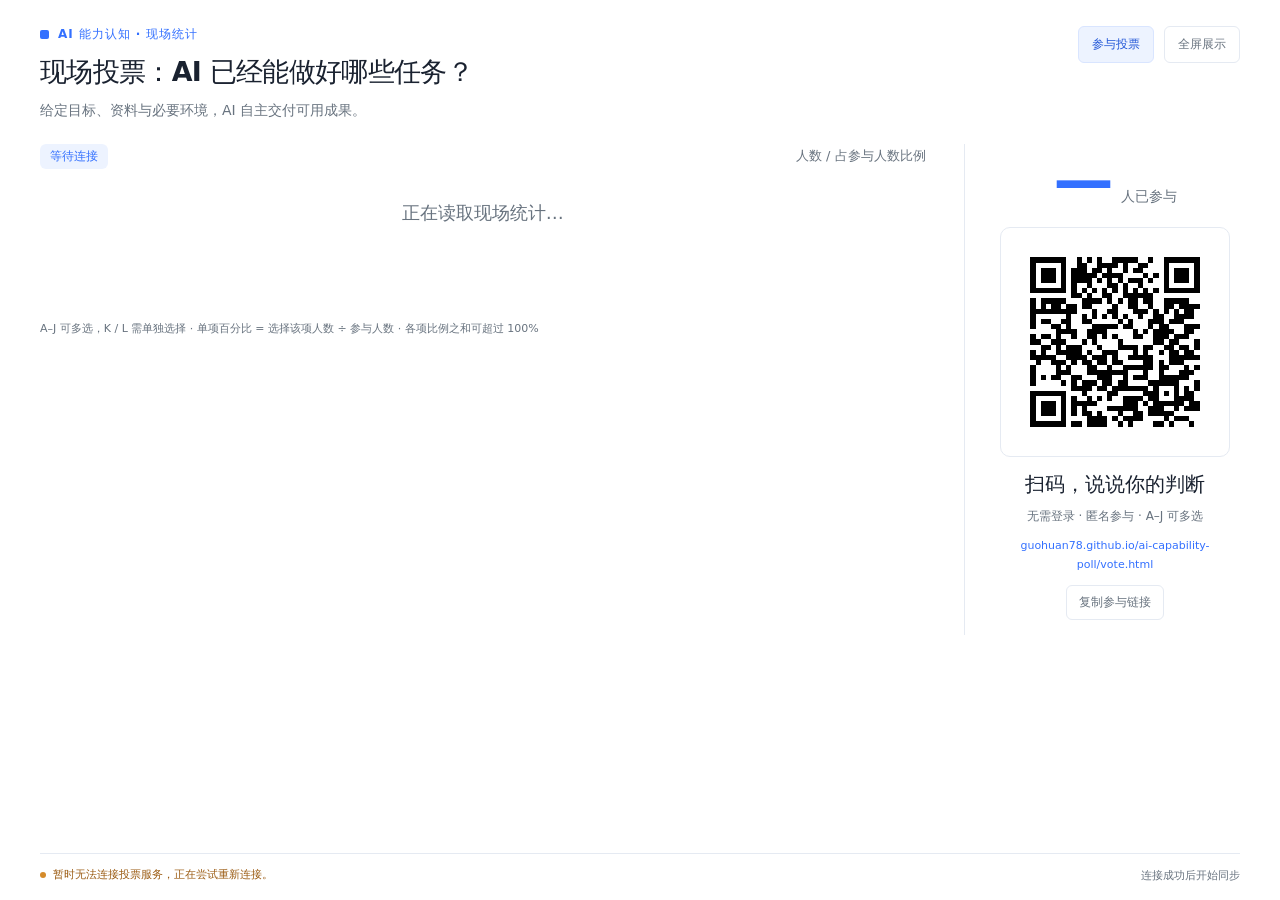
<file: index.html>
<!doctype html>
<html lang="zh-CN">
<head>
  <meta charset="utf-8">
  <meta name="viewport" content="width=device-width,initial-scale=1">
  <meta name="theme-color" content="#3370FF">
  <meta name="robots" content="noindex">
  <title>AI 能力认知 · 现场统计</title>
  <link rel="stylesheet" href="styles.css?v=20261019-1454">
  <script src="config.js?v=20261019-1454" defer></script>
  <script src="poll.js?v=20261019-1454" defer></script>
  <script src="present.js?v=20261019-1454" defer></script>
</head>
<body class="present-page">
  <main class="present-shell">
    <header class="present-header">
      <div><div class="eyebrow"><span class="blue-square" aria-hidden="true"></span> AI 能力认知 · 现场统计</div>
        <h1 id="poll-title">现场投票：AI 已经能做好哪些任务？</h1>
        <p class="criterion" id="criterion">给定目标、资料与必要环境，AI 自主交付可用成果。</p>
      </div>
      <nav class="present-actions" aria-label="投票操作"><a href="vote.html" class="quiet-button">参与投票</a><button type="button" id="fullscreen-button" class="quiet-button">全屏展示</button></nav>
    </header>
    <div class="present-body">
      <section class="chart-panel" aria-label="投票统计">
        <div class="chart-topline"><span class="pill" id="poll-state">正在连接</span><span class="chart-label">人数 / 占参与人数比例</span></div>
        <div id="results" class="results-list" aria-busy="true"><p class="loading-note">正在读取现场统计…</p></div>
        <p class="chart-explanation">A–J 可多选，K / L 需单独选择 · 单项百分比 = 选择该项人数 ÷ 参与人数 · 各项比例之和可超过 100%</p>
      </section>
      <aside class="join-panel">
        <div class="respondent-count"><strong id="respondents">—</strong><span>人已参与</span></div>
        <div class="qr-frame" id="qr-frame"><img id="join-qr" src="qr.png?v=20261019-1454" alt="扫描二维码参与投票" width="280" height="280"><p id="qr-fallback" hidden>参与二维码准备中<br><a href="vote.html">点击打开投票页</a></p></div>
        <h2>扫码，说说你的判断</h2>
        <p class="join-tip">无需登录 · 匿名参与 · A–J 可多选</p>
        <a id="join-link" class="join-link" href="vote.html" target="_blank" rel="noopener">打开投票页</a>
        <button type="button" id="copy-link" class="quiet-button copy-button">复制参与链接</button>
      </aside>
    </div>
    <footer class="present-footer"><div class="connection" id="connection" role="status" aria-live="polite"><span class="connection-dot" aria-hidden="true"></span><span id="connection-text">正在连接投票服务…</span></div><span id="update-time">每 2 秒同步</span></footer>
  </main>
</body>
</html>
</file>
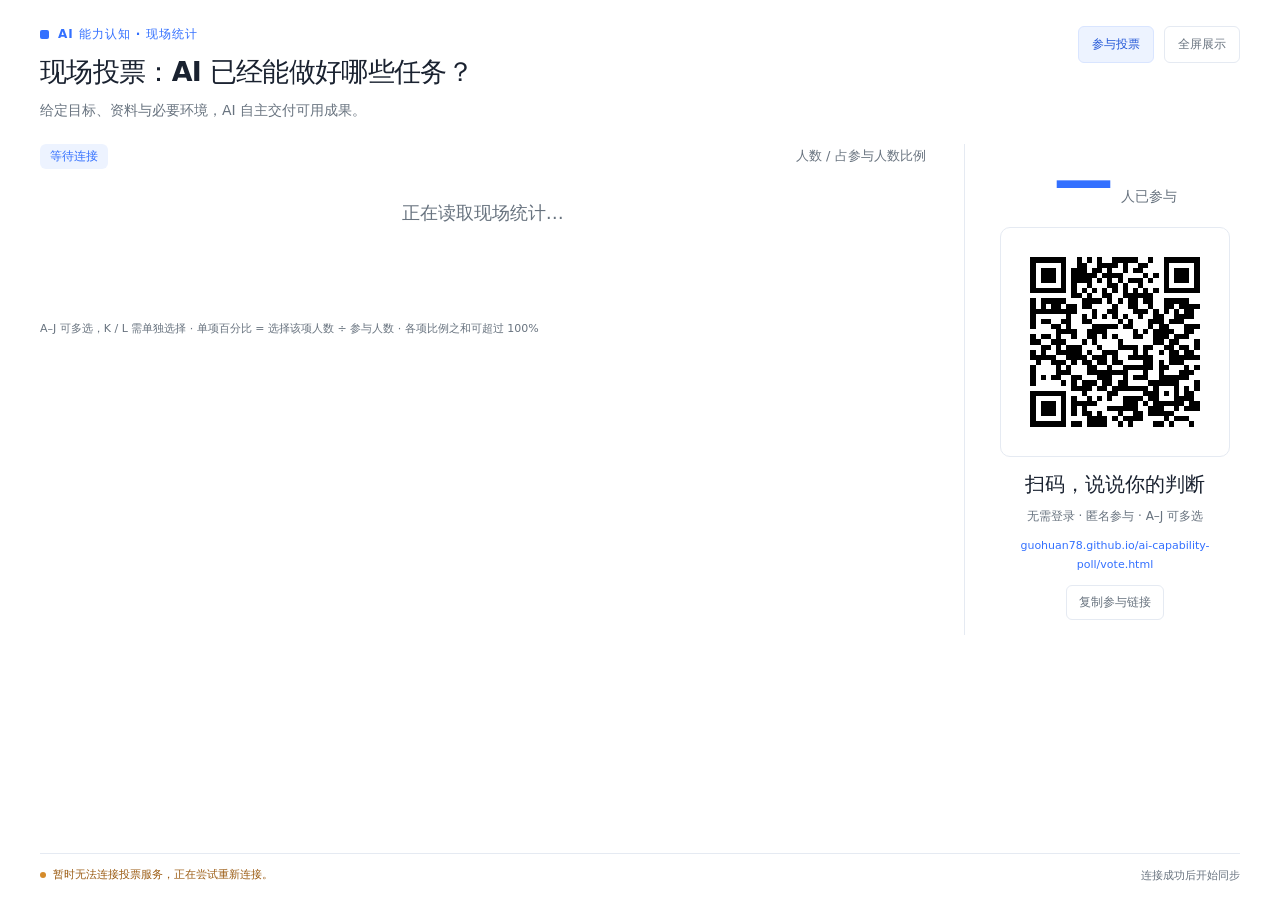
<file: present.html>
<!doctype html><html lang="zh-CN"><head><meta charset="utf-8"><meta name="viewport" content="width=device-width,initial-scale=1"><meta http-equiv="refresh" content="0;url=./"><title>AI 能力认知 · 现场统计</title><script>location.replace(new URL("./" + location.search + location.hash, location.href).href);</script></head><body><a href="./">打开现场统计</a></body></html>
</file>
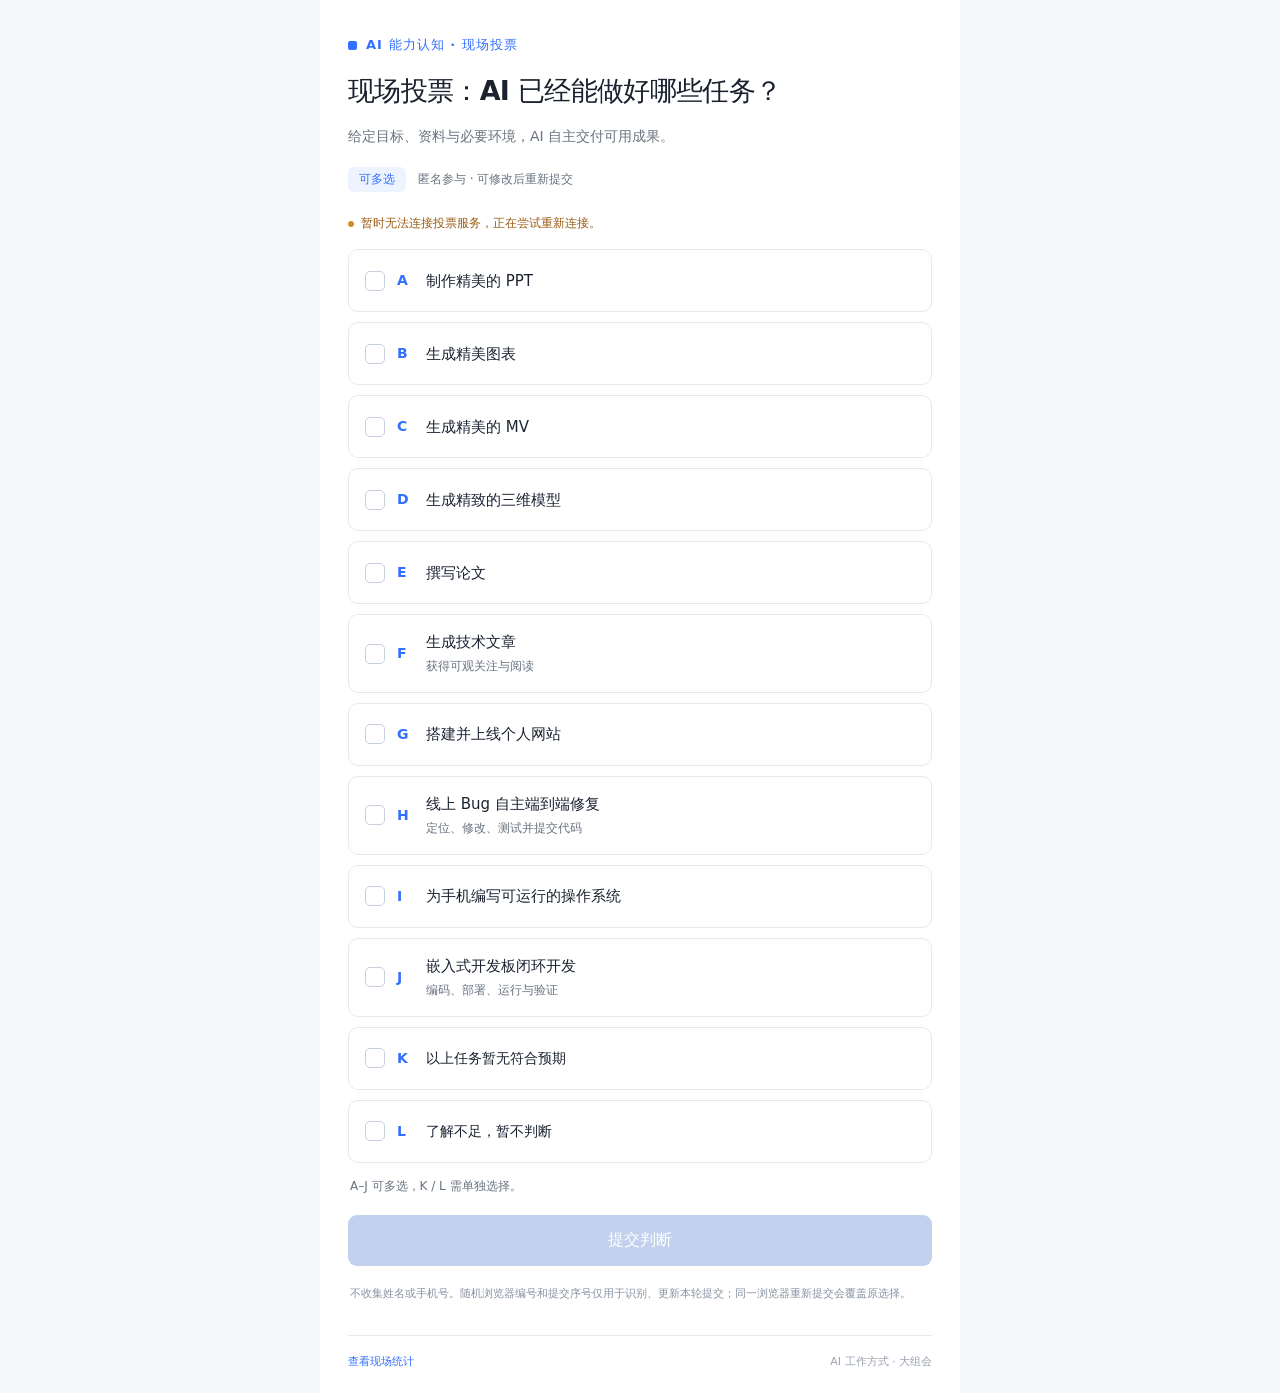
<file: vote.html>
<!doctype html>
<html lang="zh-CN">
<head>
  <meta charset="utf-8">
  <meta name="viewport" content="width=device-width,initial-scale=1,viewport-fit=cover">
  <meta name="theme-color" content="#3370FF">
  <meta name="description" content="现场匿名多选投票：AI 已经能做好哪些任务？">
  <title>AI 能力认知 · 现场投票</title>
  <link rel="stylesheet" href="styles.css?v=20261019-1454">
  <script src="config.js?v=20261019-1454" defer></script>
  <script src="poll.js?v=20261019-1454" defer></script>
  <script src="vote.js?v=20261019-1454" defer></script>
</head>
<body class="vote-page">
  <main class="vote-shell">
    <header class="vote-header">
      <div class="eyebrow"><span class="blue-square" aria-hidden="true"></span> AI 能力认知 · 现场投票</div>
      <h1 id="poll-title">现场投票：AI 已经能做好哪些任务？</h1>
      <p class="criterion" id="criterion">给定目标、资料与必要环境，AI 自主交付可用成果。</p>
      <div class="vote-meta"><span class="pill">可多选</span><span>匿名参与 · 可修改后重新提交</span></div>
    </header>

    <div class="connection" id="connection" role="status" aria-live="polite"><span class="connection-dot" aria-hidden="true"></span><span id="connection-text">正在连接投票服务…</span></div>

    <form id="vote-form" class="vote-form">
      <fieldset id="choices-fieldset" disabled>
        <legend class="sr-only">请选择你认为 AI 已经能自主交付可用成果的任务</legend>
        <div id="options" class="options-list"></div>
      </fieldset>
      <p class="selection-hint" id="selection-hint">A–J 可多选，K / L 需单独选择。</p>
      <div id="form-message" class="form-message" role="status" aria-live="polite" hidden></div>
      <button type="submit" id="submit-button" class="primary-button" disabled>提交判断</button>
    </form>
    <p class="privacy-note">不收集姓名或手机号。随机浏览器编号和提交序号仅用于识别、更新本轮提交；同一浏览器重新提交会覆盖原选择。</p>
    <footer class="vote-footer"><a href="./">查看现场统计</a><span>AI 工作方式 · 大组会</span></footer>
  </main>
</body>
</html>
</file>
<file: styles.css>
:root{color-scheme:light;--blue:#3370ff;--blue-dark:#2458d8;--ink:#1a2230;--muted:#68737f;--line:#e5eaf2;--soft:#f4f7fc;--green:#18784e;--orange:#9b5b12;--red:#b63636;font-family:"Microsoft YaHei","PingFang SC",system-ui,sans-serif;font-synthesis:none}
*{box-sizing:border-box}body{margin:0;color:var(--ink);background:#fff}button,input{font:inherit}button,a{-webkit-tap-highlight-color:transparent}button{cursor:pointer}a{color:var(--blue);text-underline-offset:3px}button:disabled{cursor:default}button:focus-visible,a:focus-visible,input:focus-visible{outline:3px solid #9cbbff;outline-offset:4px}[hidden]{display:none!important}.sr-only{position:absolute;width:1px;height:1px;padding:0;margin:-1px;overflow:hidden;clip:rect(0,0,0,0);white-space:nowrap;border:0}
.eyebrow{display:flex;align-items:center;gap:9px;font-size:13px;font-weight:700;letter-spacing:.08em;color:var(--blue)}.blue-square{width:9px;height:9px;background:var(--blue);border-radius:2px;flex:none}h1{margin:18px 0 14px;font-weight:750;letter-spacing:-.025em;line-height:1.4}.criterion{margin:0;color:var(--muted);font-size:14px;line-height:1.8}.pill{display:inline-flex;align-items:center;justify-content:center;padding:4px 11px;border-radius:6px;background:#edf3ff;color:var(--blue);font-size:12px;font-weight:700;white-space:nowrap}.closed-pill{color:var(--muted);background:#eef0f3}
.connection{display:flex;align-items:center;gap:7px;color:var(--muted);font-size:12px;line-height:1.6}.connection-dot{height:6px;width:6px;border-radius:50%;background:#9ba6b5;flex:none}.connected .connection-dot{background:#24a06b}.disconnected{color:var(--orange)}.disconnected .connection-dot{background:#d58b2a}
.vote-page{background:#f5f7fb;min-height:100vh}.vote-shell{max-width:640px;margin:0 auto;padding:36px 28px 24px;background:#fff;min-height:100vh}.vote-header h1{font-size:27px}.vote-meta{display:flex;gap:12px;align-items:center;margin:18px 0 22px;font-size:12px;color:var(--muted)}.vote-form{margin-top:16px}.vote-form fieldset{border:0;padding:0;margin:0;min-width:0}.options-list{display:flex;flex-direction:column;gap:10px}.option-card{position:relative;display:flex;align-items:center;gap:12px;min-height:63px;padding:15px 16px;border:1.5px solid var(--line);border-radius:10px;cursor:pointer;transition:background .15s,border-color .15s;line-height:1.6}.option-card:hover{border-color:#b7ccff;background:#fafcff}.option-card:has(input:checked){border-color:var(--blue);background:#f2f6ff}.option-card:has(input:focus-visible){outline:3px solid #9cbbff;outline-offset:2px}.option-card input{position:absolute;opacity:0;width:20px;height:20px;margin:0}.option-mark{position:relative;flex:none;height:20px;width:20px;border:1.5px solid #c6cfdc;border-radius:5px;background:#fff}.option-card input:checked+.option-mark{background:var(--blue);border-color:var(--blue)}.option-card input:checked+.option-mark:after{content:"";position:absolute;left:5px;top:2px;width:6px;height:10px;border:solid #fff;border-width:0 2px 2px 0;transform:rotate(45deg)}.option-label{font-size:15px;flex:1}.option-letter{font-size:11px;color:#9aa5b5;margin-left:6px;flex:none}.exclusive-option .option-label{font-size:14px}.exclusive-option:first-of-type{margin-top:4px}fieldset:disabled .option-card{cursor:default}fieldset:disabled .option-card:hover{border-color:var(--line);background:#fff}.selection-hint{font-size:12px;color:var(--muted);line-height:1.8;margin:13px 2px 18px}.primary-button{border:0;border-radius:9px;min-height:51px;padding:13px 20px;background:var(--blue);color:#fff;width:100%;font-size:16px;font-weight:700;transition:background .15s}.primary-button:hover:not(:disabled){background:var(--blue-dark)}.primary-button:disabled{background:#c2d1ed;color:#fff}.form-message{padding:12px 14px;border-radius:8px;font-size:13px;line-height:1.8;margin-bottom:15px}.success{color:var(--green);background:#edf8f2;border:1px solid #d3ecdf}.error{color:var(--red);background:#fff1f1;border:1px solid #f0d2d2}.info{color:var(--blue-dark);background:#f0f5ff;border:1px solid #d9e5ff}.privacy-note{font-size:11px;line-height:1.9;color:#8792a2;margin:18px 2px 0}.vote-footer{margin-top:30px;padding-top:18px;border-top:1px solid var(--line);display:flex;justify-content:space-between;gap:12px;font-size:11px;color:#98a1ae}.vote-footer a{text-decoration:none}
.present-page{min-height:100vh;background:#fff}.present-shell{min-height:100vh;max-width:1920px;margin:auto;padding:38px 54px 22px;display:flex;flex-direction:column}.present-header{display:flex;justify-content:space-between;gap:24px;align-items:flex-start}.present-header>div{max-width:1400px}.present-header h1{font-size:clamp(26px,2.2vw,42px);margin-top:14px;margin-bottom:12px}.present-header .eyebrow{font-size:14px}.present-header .criterion{font-size:clamp(14px,1.06vw,20px)}.quiet-button{border:1px solid var(--line);background:#fff;border-radius:6px;padding:9px 13px;color:var(--muted);font-size:12px;white-space:nowrap;flex:none}.quiet-button:hover{background:var(--soft);color:var(--blue)}.present-body{display:grid;grid-template-columns:minmax(0,1fr) minmax(230px,24%);gap:54px;flex:1;margin-top:30px;align-items:start}.chart-panel{min-width:0}.chart-topline{display:flex;align-items:center;justify-content:space-between;margin-bottom:20px;gap:12px}.chart-topline .pill{font-size:13px;padding:5px 12px}.chart-label{font-size:13px;color:var(--muted)}.results-list{display:grid;gap:15px;min-height:430px}.loading-note{align-self:center;text-align:center;color:var(--muted);font-size:18px}.result-topline{display:flex;align-items:baseline;justify-content:space-between;gap:18px;margin-bottom:8px}.result-label{font-size:clamp(16px,1.35vw,25px);line-height:1.5;font-weight:550}.result-metrics{display:flex;align-items:baseline;gap:12px;white-space:nowrap;font-variant-numeric:tabular-nums}.result-metrics strong{font-size:clamp(17px,1.4vw,26px);font-weight:700}.result-metrics span{min-width:49px;text-align:right;color:var(--muted);font-size:clamp(14px,1.1vw,20px)}.bar-track{height:12px;border-radius:4px;background:#eef2f8;overflow:hidden}.bar-fill{height:100%;width:0;background:var(--blue);border-radius:4px;transition:width .45s ease}.exclusive-result .bar-fill{background:#8ca4d2}.exclusive-result .result-label{color:#627189;font-size:clamp(15px,1.2vw,23px)}.chart-explanation{color:var(--muted);font-size:12px;line-height:1.8;margin:23px 0 0}.join-panel{border-left:1px solid var(--line);text-align:center;padding:3px 0 15px 34px;min-width:0}.respondent-count{display:flex;align-items:baseline;justify-content:center;gap:10px;margin-bottom:20px}.respondent-count strong{font-size:clamp(50px,5vw,88px);line-height:1.1;color:var(--blue);font-weight:750;letter-spacing:-.05em;font-variant-numeric:tabular-nums}.respondent-count span{font-size:16px;color:var(--muted)}.qr-frame{background:#fff;border:1px solid var(--line);padding:9px;width:100%;max-width:310px;aspect-ratio:1;margin:auto;border-radius:10px;display:grid;place-items:center}.qr-frame img{width:100%;height:auto;display:block;image-rendering:pixelated}.qr-frame p{font-size:15px;color:var(--muted);line-height:2}.join-panel h2{font-size:clamp(17px,1.4vw,25px);margin:20px 0 10px}.join-tip{font-size:13px;color:var(--muted);line-height:1.8;margin:0 0 16px}.join-link{display:block;font-size:12px;line-height:1.7;overflow-wrap:anywhere;text-decoration:none;max-width:310px;margin:auto}.copy-button{margin-top:15px}.present-footer{border-top:1px solid var(--line);margin-top:26px;padding-top:14px;display:flex;align-items:center;justify-content:space-between;gap:20px;color:var(--muted);font-size:12px}.present-footer .connection{font-size:12px}
@media(min-width:1500px){.present-shell{padding:45px 70px 28px}.present-body{margin-top:38px;gap:68px}.results-list{gap:18px}.bar-track{height:14px}.chart-topline{margin-bottom:25px}.chart-explanation{font-size:14px}.join-panel{padding-left:48px}.join-tip{font-size:15px}.join-link{font-size:14px}.present-footer,.present-footer .connection{font-size:14px}}
@media(max-width:1000px){.present-shell{padding:28px}.present-body{gap:28px;grid-template-columns:minmax(0,1fr) 230px}.join-panel{padding-left:22px}.respondent-count span{font-size:13px}.result-label{font-size:17px}.result-metrics strong{font-size:18px}.result-metrics span{font-size:14px;min-width:38px}.chart-explanation{font-size:11px}.present-header h1{font-size:28px}.present-header .criterion{font-size:13px}.results-list{gap:17px}.join-panel h2{font-size:18px}.join-tip{font-size:12px}}
@media(max-width:720px){.present-shell{padding:26px 20px}.present-header{display:block;position:relative}.present-header>div{padding-top:10px}.present-header .eyebrow{font-size:12px}.present-header h1{font-size:26px;margin-top:16px}.present-header .quiet-button{margin-top:14px}.present-body{display:flex;flex-direction:column;gap:28px;margin-top:24px}.chart-panel{width:100%}.chart-topline{margin-bottom:20px}.chart-label{font-size:11px}.results-list{gap:20px;min-height:0}.result-label,.exclusive-result .result-label{font-size:15px}.result-topline{gap:12px}.result-metrics{gap:7px}.result-metrics strong{font-size:16px}.result-metrics span{font-size:13px;min-width:34px}.bar-track{height:10px}.join-panel{width:100%;border-left:0;border-top:1px solid var(--line);padding:25px 0 0;display:grid;grid-template-columns:160px minmax(0,1fr);gap:0 20px;text-align:left}.respondent-count{grid-column:2;justify-content:flex-start;margin:0 0 10px;align-self:end}.respondent-count strong{font-size:45px}.qr-frame{width:160px;grid-column:1;grid-row:1/5;border-radius:8px;padding:6px}.join-panel h2{grid-column:2;font-size:17px;margin:0 0 6px}.join-tip{grid-column:2;margin:0 0 6px;font-size:11px}.join-link{grid-column:2;margin:0;font-size:10px;max-width:100%}.copy-button{grid-column:2;justify-self:start;margin:12px 0 0;font-size:11px}.present-footer{align-items:flex-start;flex-direction:column;gap:5px;margin-top:24px;font-size:10px}.present-footer .connection{font-size:11px}}
@media(max-width:420px){.vote-shell{padding:29px 20px 22px}.vote-header h1{font-size:25px}.criterion{font-size:13px}.vote-meta{font-size:11px;gap:10px}.option-card{padding:14px 12px;gap:10px;min-height:62px}.option-label{font-size:14px}.exclusive-option .option-label{font-size:13px}.option-letter{margin-left:0}.vote-footer{font-size:10px}.present-shell{padding:23px 16px}.join-panel{grid-template-columns:138px minmax(0,1fr);gap:0 14px}.qr-frame{width:138px}.join-panel h2{font-size:15px}.respondent-count strong{font-size:40px}}
@media(min-width:1000px) and (max-height:900px){.present-shell{padding:26px 40px 16px}.present-header h1{font-size:clamp(26px,2.1vw,34px);margin:10px 0 8px}.present-header .eyebrow{font-size:12px}.present-header .criterion{font-size:14px;line-height:1.65}.present-body{margin-top:22px;gap:36px}.chart-topline{margin-bottom:14px}.chart-topline .pill{font-size:12px;padding:4px 10px}.results-list{min-height:0;gap:9px}.result-topline{margin-bottom:5px}.result-label,.exclusive-result .result-label{font-size:18px;line-height:1.4}.result-metrics strong{font-size:20px}.result-metrics span{font-size:15px}.bar-track{height:10px}.chart-explanation{font-size:11px;margin-top:16px}.join-panel{padding-left:25px}.respondent-count{margin-bottom:14px}.respondent-count strong{font-size:60px}.respondent-count span{font-size:14px}.qr-frame{max-width:230px}.join-panel h2{font-size:20px;margin:14px 0 8px}.join-tip{font-size:12px;margin-bottom:10px}.join-link{font-size:11px}.copy-button{margin-top:10px;padding:8px 12px}.present-footer{margin-top:18px;padding-top:12px;font-size:11px}.present-footer .connection{font-size:11px}}
@media(min-width:1000px) and (max-height:800px){.qr-frame{max-width:210px}.respondent-count strong{font-size:52px}.join-panel h2{font-size:18px}.join-tip{font-size:11px}.join-link{font-size:10px}.copy-button{font-size:11px}.present-header h1{font-size:28px}}
.option-mark{pointer-events:none}
.option-copy{display:grid;gap:3px;flex:1;min-width:0}
.option-letter{font-size:14px;font-weight:700;color:var(--blue);margin-left:0;min-width:17px}
.option-description{font-size:12px;line-height:1.65;color:var(--muted)}
.present-actions{display:flex;align-items:center;gap:10px;flex:none}
.present-actions .quiet-button{display:inline-flex;align-items:center;justify-content:center;text-decoration:none}
.present-actions a.quiet-button{background:#edf3ff;border-color:#d9e5ff;color:var(--blue-dark);font-weight:700}
.present-body{grid-template-columns:minmax(0,1fr) minmax(220px,23%);gap:clamp(28px,3vw,54px)}
.results-list{grid-template-columns:repeat(2,minmax(0,1fr));grid-template-rows:repeat(6,auto);grid-auto-flow:column;column-gap:clamp(24px,2.1vw,40px);row-gap:20px;min-height:0}
.loading-note{grid-column:1/-1}
.result-topline{align-items:flex-start;gap:12px;margin-bottom:7px}
.result-copy{flex:1;min-width:0}
.result-heading{display:flex;align-items:baseline;gap:8px}
.result-letter{display:inline-flex;justify-content:center;align-items:center;flex:none;min-width:24px;height:24px;border-radius:5px;background:#edf3ff;color:var(--blue);font-size:14px;font-weight:700;line-height:1}
.result-label,.exclusive-result .result-label{font-size:clamp(17px,1.25vw,24px);line-height:1.45}
.result-description{display:block;padding-left:32px;margin-top:3px;color:var(--muted);font-size:clamp(12px,.85vw,16px);line-height:1.5}
.result-metrics{gap:8px;padding-top:1px}
.result-metrics strong{color:var(--blue-dark);font-size:clamp(22px,1.65vw,30px);font-weight:750;line-height:1.2}
.result-metrics span{font-size:clamp(13px,.95vw,18px);min-width:37px}
@media(min-width:1101px) and (max-height:900px){
  .results-list{row-gap:12px;column-gap:26px}
  .result-label,.exclusive-result .result-label{font-size:17px;line-height:1.4}
  .result-letter{font-size:12px;min-width:21px;height:21px}
  .result-description{font-size:12px;padding-left:29px;margin-top:2px}
  .result-topline{gap:9px;margin-bottom:5px}
  .result-metrics strong{font-size:22px}.result-metrics span{font-size:13px;min-width:34px}
  .result-metrics{gap:7px}.bar-track{height:8px}
}
@media(max-width:1100px){
  .results-list{grid-template-columns:minmax(0,1fr);grid-template-rows:none;grid-auto-flow:row;row-gap:18px}
  .result-label,.exclusive-result .result-label{font-size:17px}
  .result-description{font-size:12px}.result-metrics strong{font-size:23px}
}
@media(max-width:720px){
  .present-header{display:flex;flex-direction:column;gap:16px}
  .present-header>div{padding-top:0}.present-actions{order:-1;width:100%;justify-content:flex-end}
  .present-header .quiet-button{margin-top:0}.present-actions a.quiet-button{background:var(--blue);border-color:var(--blue);color:#fff}
  .present-body{display:flex;gap:28px}
  .result-label,.exclusive-result .result-label{font-size:15px}
  .result-metrics strong{font-size:22px}.result-metrics span{font-size:12px;min-width:32px}
  .result-letter{font-size:12px;min-width:22px;height:22px}.result-description{padding-left:30px;font-size:11px}
  .result-topline{gap:10px}.result-metrics{gap:7px}.option-card{gap:10px}
}
@media(min-width:1101px) and (max-height:800px){
  .qr-frame{max-width:180px}.respondent-count{margin-bottom:10px}
  .join-panel h2{margin:10px 0 6px}.join-tip{margin-bottom:6px}
  .copy-button{margin-top:8px;padding:6px 10px}
}
@media(prefers-reduced-motion:reduce){*,*:before,*:after{transition:none!important;animation:none!important}}
</file>
